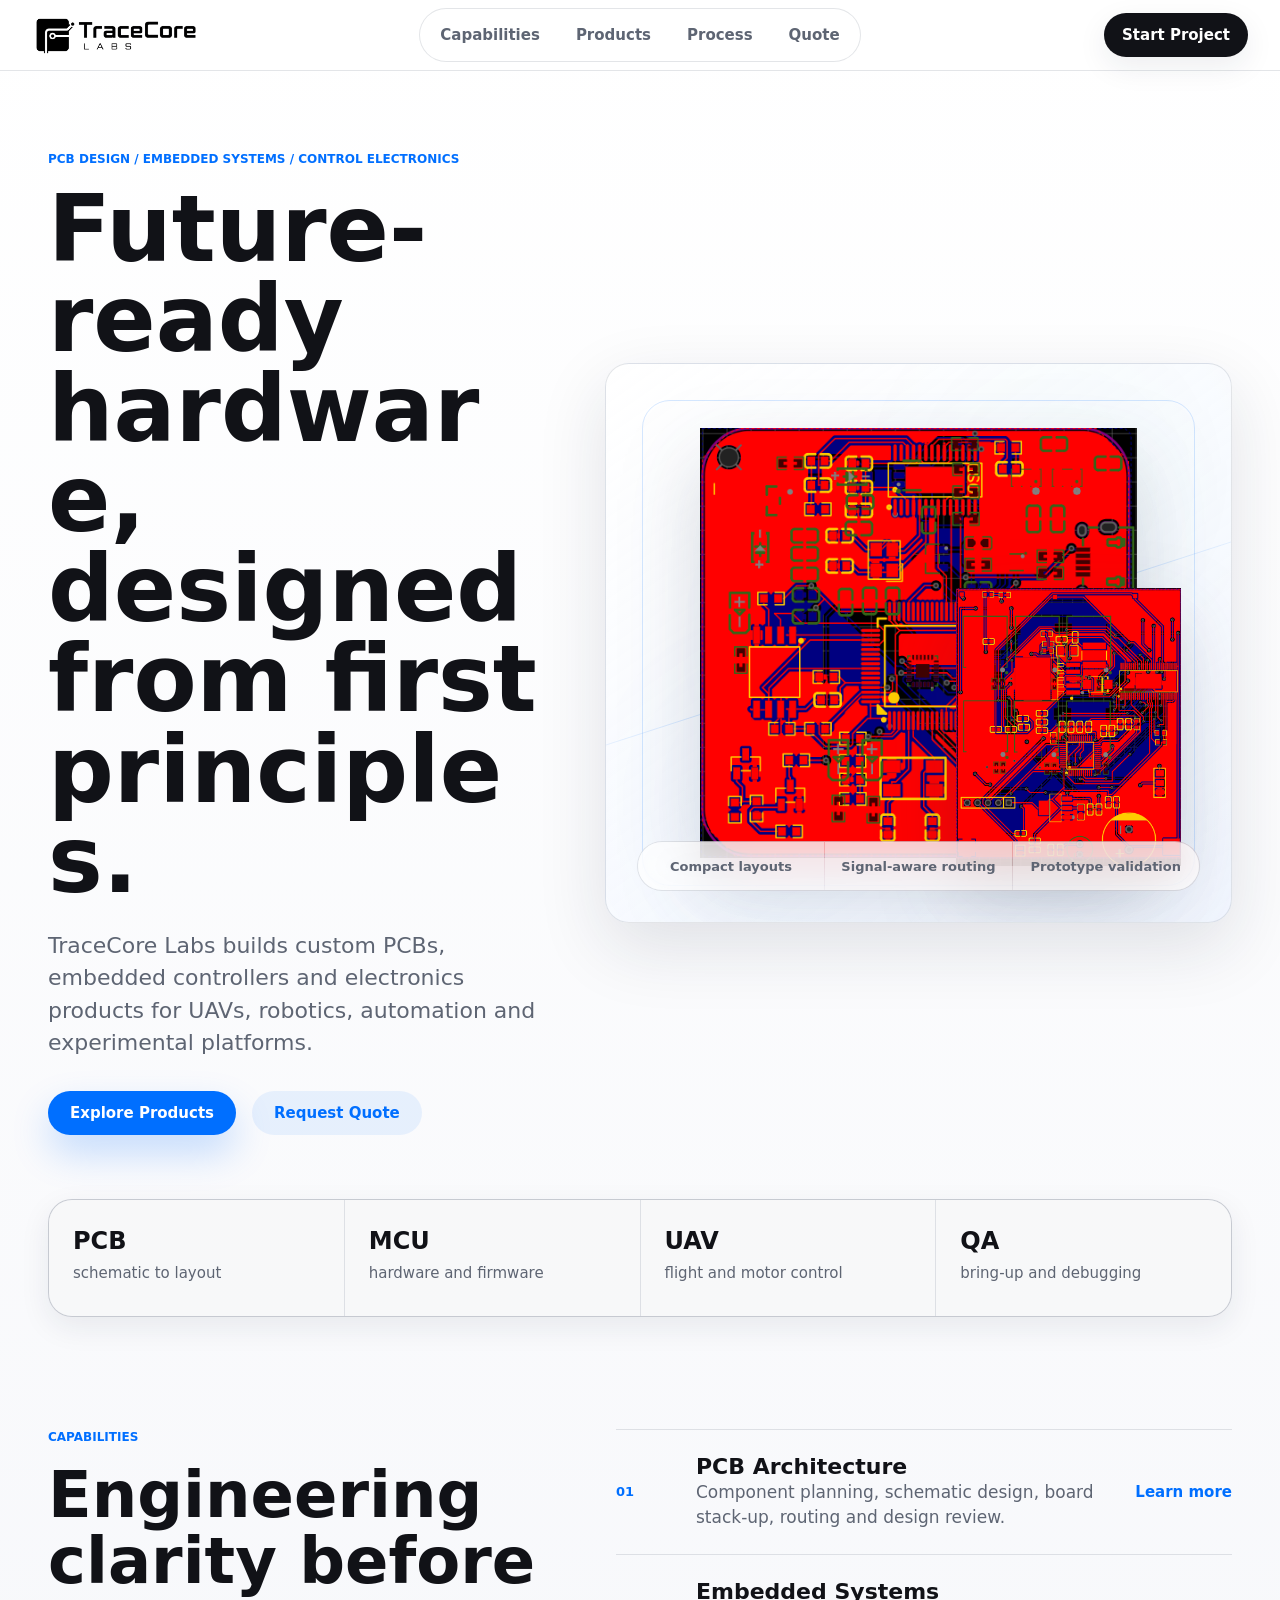
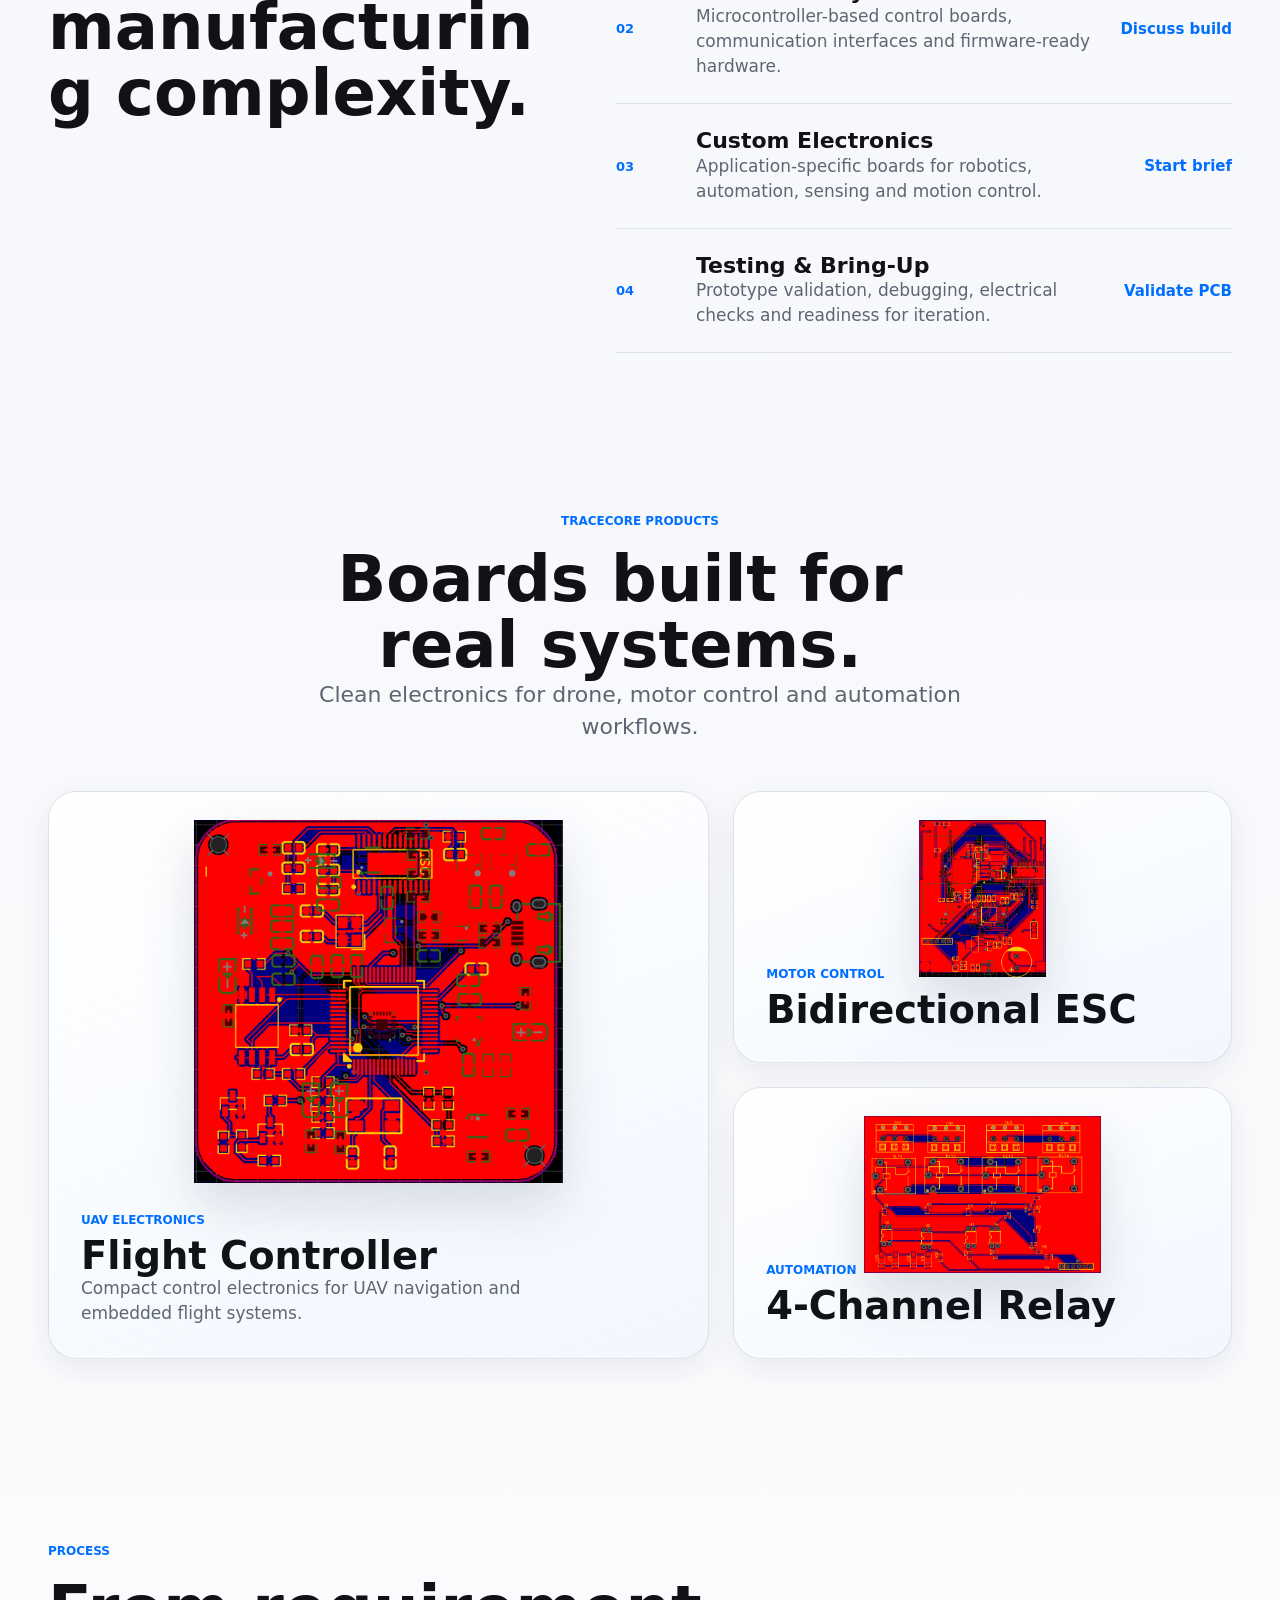
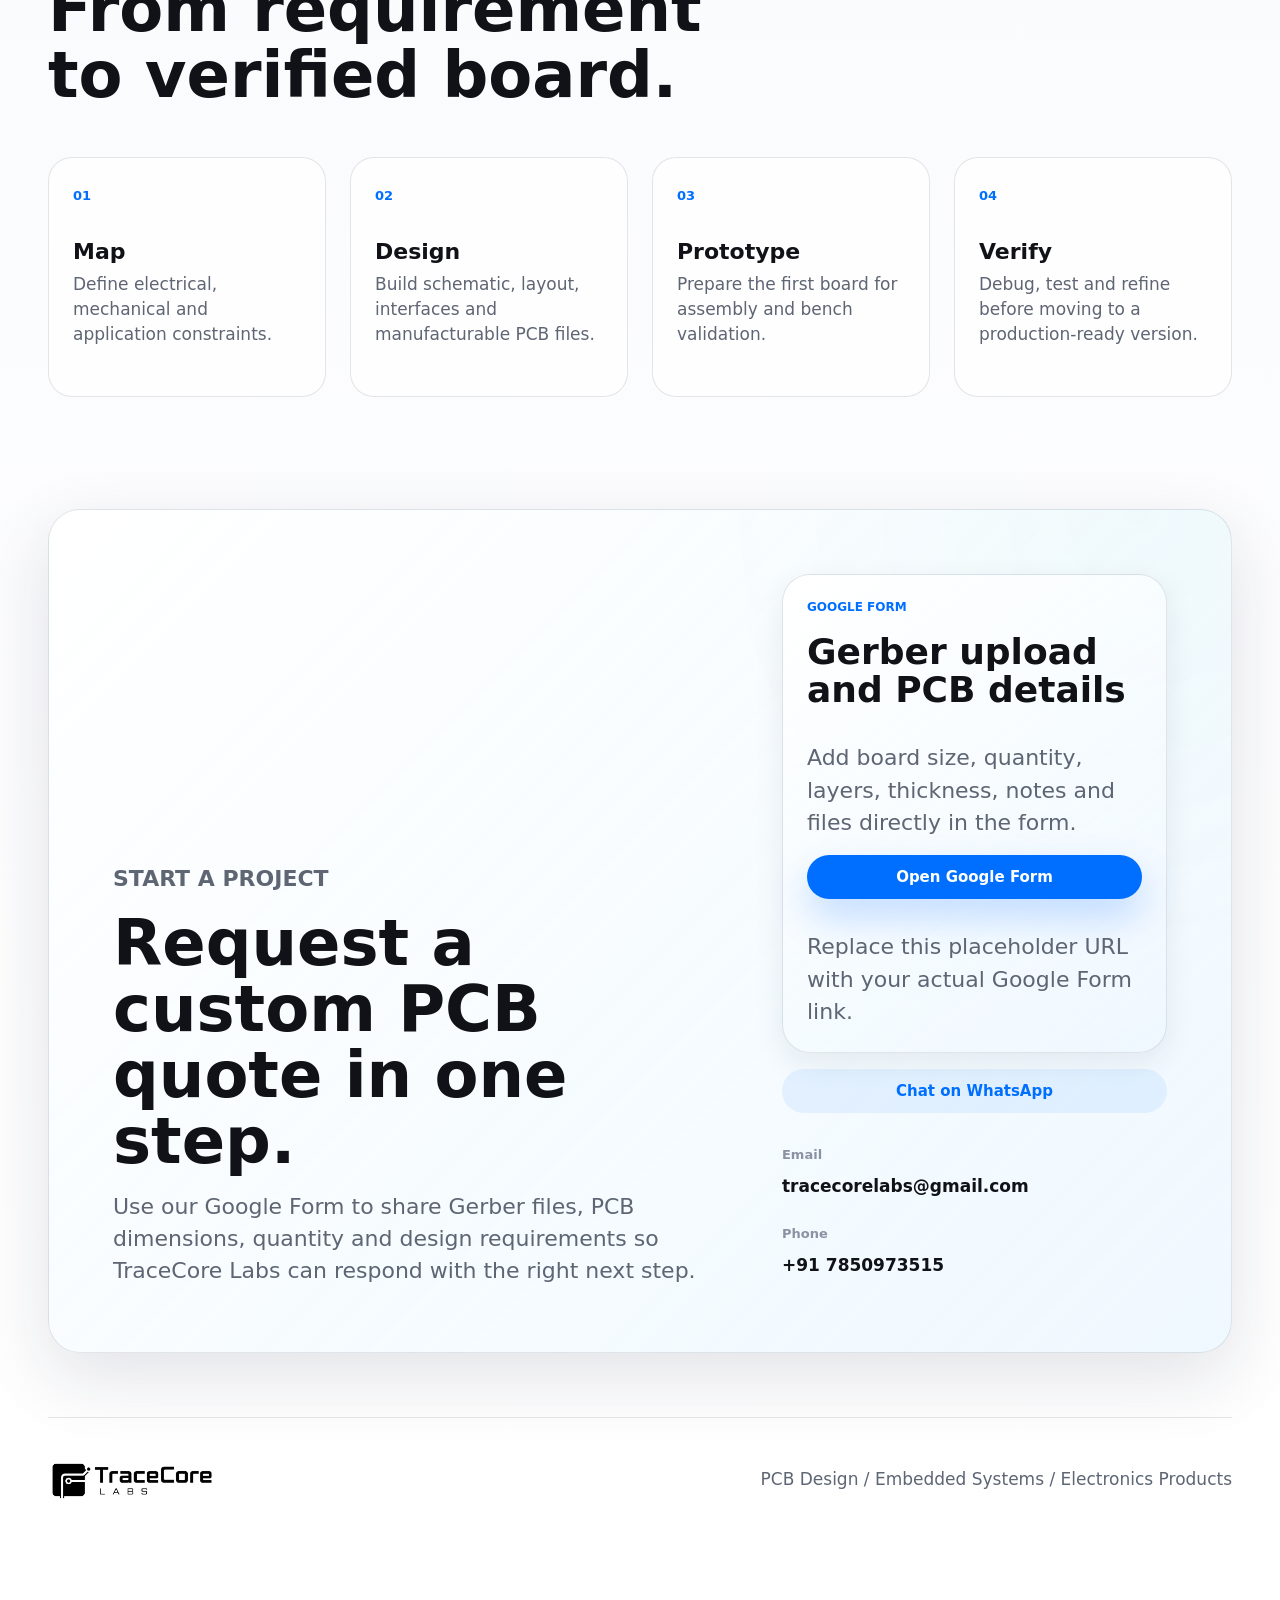
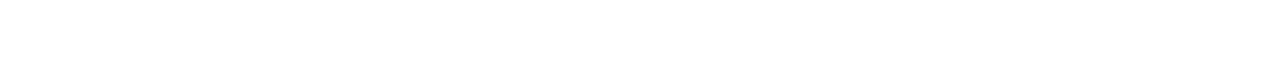
<file: index.html>
<!DOCTYPE html>
<html lang="en">

<head>
    <meta charset="UTF-8">
    <meta name="viewport" content="width=device-width, initial-scale=1.0">
    <meta name="description" content="TraceCore Labs designs custom PCBs, embedded systems, flight controllers, ESCs and control electronics.">
    <title>TraceCore Labs | Futuristic PCB & Embedded Systems</title>
    <link rel="stylesheet" href="style.css">
</head>

<body>
    <header class="site-header">
        <a class="brand" href="index.html" aria-label="TraceCore Labs home">
            <img src="logo-original-black.png" alt="">
            <span>TraceCore Labs</span>
        </a>

        <nav class="site-nav" aria-label="Primary navigation">
            <a href="#capabilities">Capabilities</a>
            <a href="products.html">Products</a>
            <a href="#process">Process</a>
            <a href="#quote-form">Quote</a>
        </nav>

        <a class="nav-action" href="#quote-form">Start Project</a>
    </header>

    <main>
        <section class="hero-shell">
            <div class="hero-copy">
                <p class="eyebrow">PCB DESIGN / EMBEDDED SYSTEMS / CONTROL ELECTRONICS</p>
                <div class="mobile-product-strip" aria-label="TraceCore Labs PCB preview">
                    <img src="products/flight-controller.png" alt="Flight controller PCB">
                    <img src="products/esc-bidirectional.png" alt="Bidirectional ESC PCB">
                </div>
                <h1>Future-ready hardware, designed from first principles.</h1>
                <p class="hero-lede">
                    TraceCore Labs builds custom PCBs, embedded controllers and electronics products for UAVs,
                    robotics, automation and experimental platforms.
                </p>
                <div class="action-row">
                    <a class="button primary" href="products.html">Explore Products</a>
                    <a class="button secondary" href="#quote-form">Request Quote</a>
                </div>
            </div>

            <div class="hero-visual" aria-label="TraceCore Labs product preview">
                <div class="device-stage">
                    <div class="device-glow"></div>
                    <img class="hero-board hero-board-main" src="products/flight-controller.png" alt="Flight controller PCB">
                    <img class="hero-board hero-board-side" src="products/esc-bidirectional.png" alt="Bidirectional ESC PCB">
                </div>
                <div class="spec-strip" aria-label="Core engineering strengths">
                    <span>Compact layouts</span>
                    <span>Signal-aware routing</span>
                    <span>Prototype validation</span>
                </div>
            </div>
        </section>

        <section class="metrics-band" aria-label="TraceCore capabilities summary">
            <div>
                <strong>PCB</strong>
                <span>schematic to layout</span>
            </div>
            <div>
                <strong>MCU</strong>
                <span>hardware and firmware</span>
            </div>
            <div>
                <strong>UAV</strong>
                <span>flight and motor control</span>
            </div>
            <div>
                <strong>QA</strong>
                <span>bring-up and debugging</span>
            </div>
        </section>

        <section class="section split-section" id="capabilities">
            <div class="section-intro">
                <p class="eyebrow">CAPABILITIES</p>
                <h2>Engineering clarity before manufacturing complexity.</h2>
            </div>

            <div class="feature-list">
                <article class="feature-row">
                    <span>01</span>
                    <div>
                        <h3>PCB Architecture</h3>
                        <p>Component planning, schematic design, board stack-up, routing and design review.</p>
                    </div>
                    <a href="pcb.html">Learn more</a>
                </article>
                <article class="feature-row">
                    <span>02</span>
                    <div>
                        <h3>Embedded Systems</h3>
                        <p>Microcontroller-based control boards, communication interfaces and firmware-ready hardware.</p>
                    </div>
                    <a href="#quote-form">Discuss build</a>
                </article>
                <article class="feature-row">
                    <span>03</span>
                    <div>
                        <h3>Custom Electronics</h3>
                        <p>Application-specific boards for robotics, automation, sensing and motion control.</p>
                    </div>
                    <a href="#quote-form">Start brief</a>
                </article>
                <article class="feature-row">
                    <span>04</span>
                    <div>
                        <h3>Testing & Bring-Up</h3>
                        <p>Prototype validation, debugging, electrical checks and readiness for iteration.</p>
                    </div>
                    <a href="#quote-form">Validate PCB</a>
                </article>
            </div>
        </section>

        <section class="section product-showcase" id="products">
            <div class="section-intro centered">
                <p class="eyebrow">TRACECORE PRODUCTS</p>
                <h2>Boards built for real systems.</h2>
                <p>Clean electronics for drone, motor control and automation workflows.</p>
            </div>

            <div class="product-grid">
                <a class="product-tile large" href="products.html">
                    <img src="products/flight-controller.png" alt="Flight controller PCB">
                    <div>
                        <span>UAV ELECTRONICS</span>
                        <h3>Flight Controller</h3>
                        <p>Compact control electronics for UAV navigation and embedded flight systems.</p>
                    </div>
                </a>
                <a class="product-tile" href="products.html">
                    <img src="products/esc-bidirectional.png" alt="Bidirectional ESC PCB">
                    <div>
                        <span>MOTOR CONTROL</span>
                        <h3>Bidirectional ESC</h3>
                    </div>
                </a>
                <a class="product-tile" href="products.html">
                    <img src="products/four-channel-relay.png" alt="4-channel relay module PCB">
                    <div>
                        <span>AUTOMATION</span>
                        <h3>4-Channel Relay</h3>
                    </div>
                </a>
            </div>
        </section>

        <section class="section process-section" id="process">
            <div class="section-intro">
                <p class="eyebrow">PROCESS</p>
                <h2>From requirement to verified board.</h2>
            </div>

            <div class="process-track">
                <article>
                    <span>01</span>
                    <h3>Map</h3>
                    <p>Define electrical, mechanical and application constraints.</p>
                </article>
                <article>
                    <span>02</span>
                    <h3>Design</h3>
                    <p>Build schematic, layout, interfaces and manufacturable PCB files.</p>
                </article>
                <article>
                    <span>03</span>
                    <h3>Prototype</h3>
                    <p>Prepare the first board for assembly and bench validation.</p>
                </article>
                <article>
                    <span>04</span>
                    <h3>Verify</h3>
                    <p>Debug, test and refine before moving to a production-ready version.</p>
                </article>
            </div>
        </section>

        <section class="contact-panel" id="quote-form">
            <div>
                <p class="eyebrow">START A PROJECT</p>
                <h2>Request a custom PCB quote in one step.</h2>
                <p>Use our Google Form to share Gerber files, PCB dimensions, quantity and design requirements so TraceCore Labs can respond with the right next step.</p>
            </div>

            <div class="contact-actions">
                <div class="quote-card">
                    <span>GOOGLE FORM</span>
                    <h3>Gerber upload and PCB details</h3>
                    <p>Add board size, quantity, layers, thickness, notes and files directly in the form.</p>
                    <a class="button primary" href="https://forms.gle/REPLACE_WITH_TRACECORE_FORM" target="_blank" rel="noopener noreferrer">Open Google Form</a>
                    <p class="form-hint">Replace this placeholder URL with your actual Google Form link.</p>
                </div>

                <a class="button secondary" href="https://wa.me/917850973515?text=Hello%20TraceCore%20Labs!%20I%20want%20to%20discuss%20a%20PCB%20or%20embedded%20systems%20project." target="_blank" rel="noopener noreferrer">Chat on WhatsApp</a>
                <dl>
                    <div>
                        <dt>Email</dt>
                        <dd><a href="mailto:tracecorelabs@gmail.com">tracecorelabs@gmail.com</a></dd>
                    </div>
                    <div>
                        <dt>Phone</dt>
                        <dd><a href="tel:+917850973515">+91 7850973515</a></dd>
                    </div>
                </dl>
            </div>
        </section>
    </main>

    <footer>
        <a class="brand" href="index.html" aria-label="TraceCore Labs home">
            <img src="logo-original-black.png" alt="">
            <span>TraceCore Labs</span>
        </a>
        <p>PCB Design / Embedded Systems / Electronics Products</p>
    </footer>

    <script>
        window.addEventListener("load", function() {
            if (window.location.hash) {
                const target = document.querySelector(window.location.hash);

                if (target) {
                    window.setTimeout(function() {
                        target.scrollIntoView({ block: "start" });
                    }, 80);
                }
            }
        });
    </script>
</body>

</html>
</file>
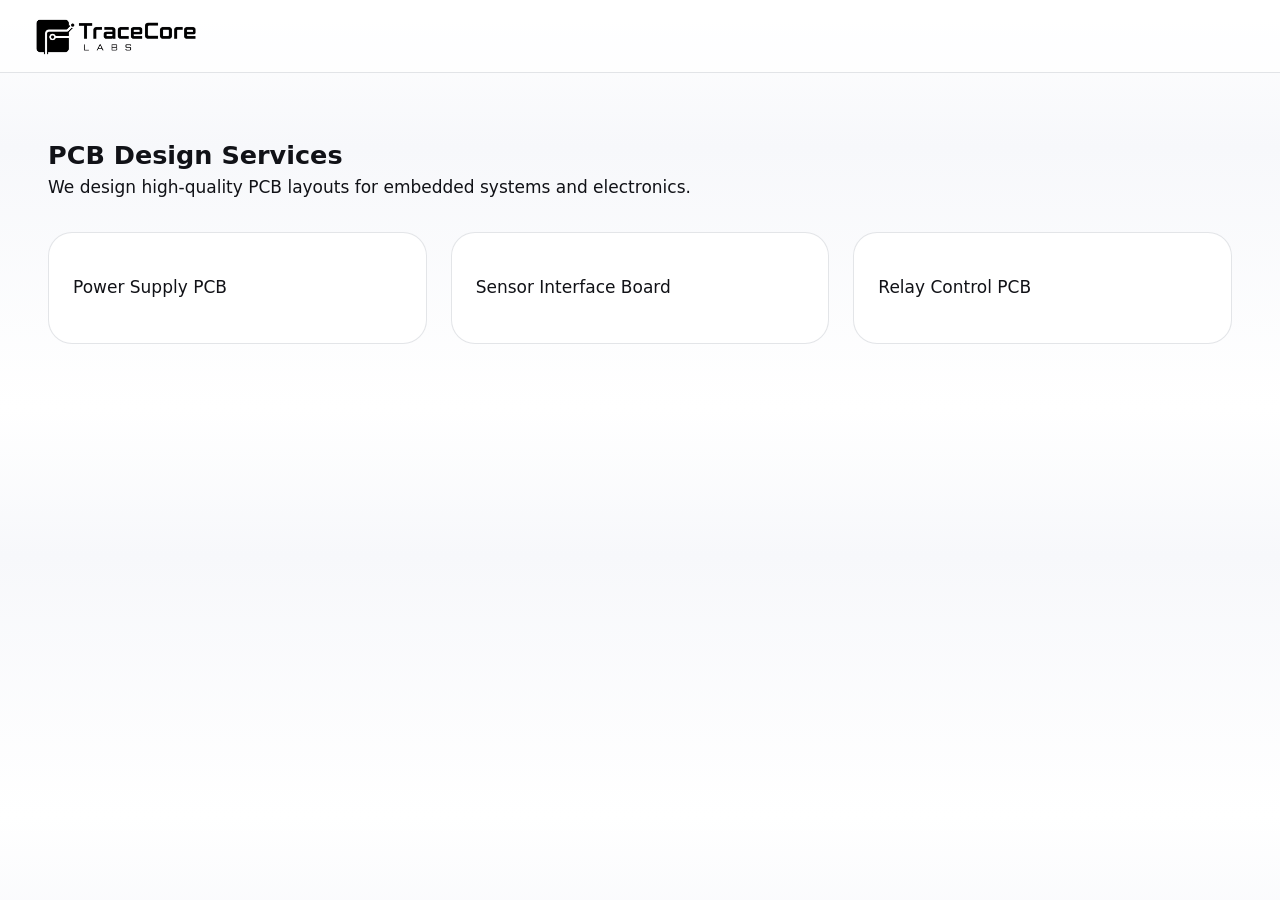
<file: pcb.html>
<!DOCTYPE html>
<html lang="en">
<head>
    <meta charset="UTF-8">
    <title>PCB Design - TraceCore Labs</title>
    <link rel="stylesheet" href="style.css">
</head>
<body>

<header>
    <div class="logo">
        <img src="logo-original-black.png" alt="">
        <span>TraceCore Labs</span>
    </div>
</header>

<section>
    <h2>PCB Design Services</h2>
    <p>We design high-quality PCB layouts for embedded systems and electronics.</p>

    <div class="cards">
        <div class="card">Power Supply PCB</div>
        <div class="card">Sensor Interface Board</div>
        <a href="relay.html" class="card">Relay Control PCB</a>
    </div>

</section>

</body>
</html>
</file>
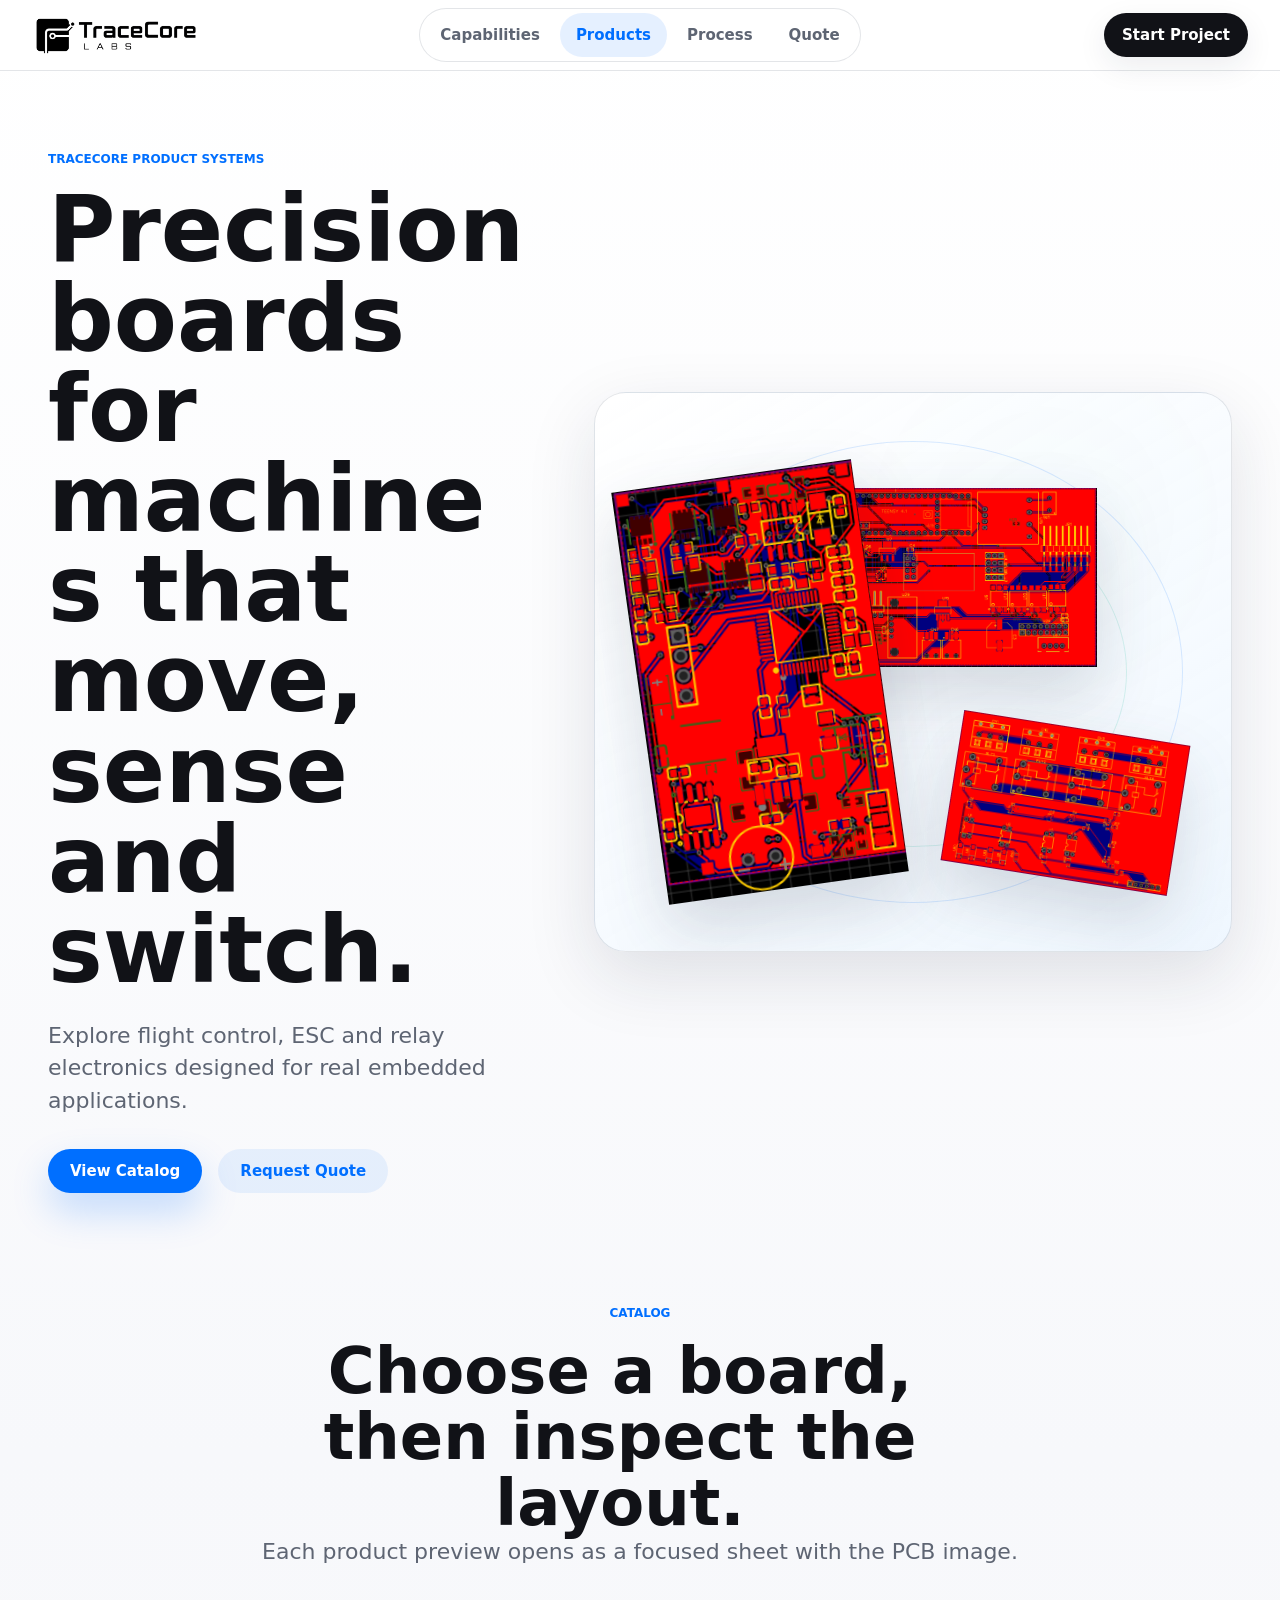
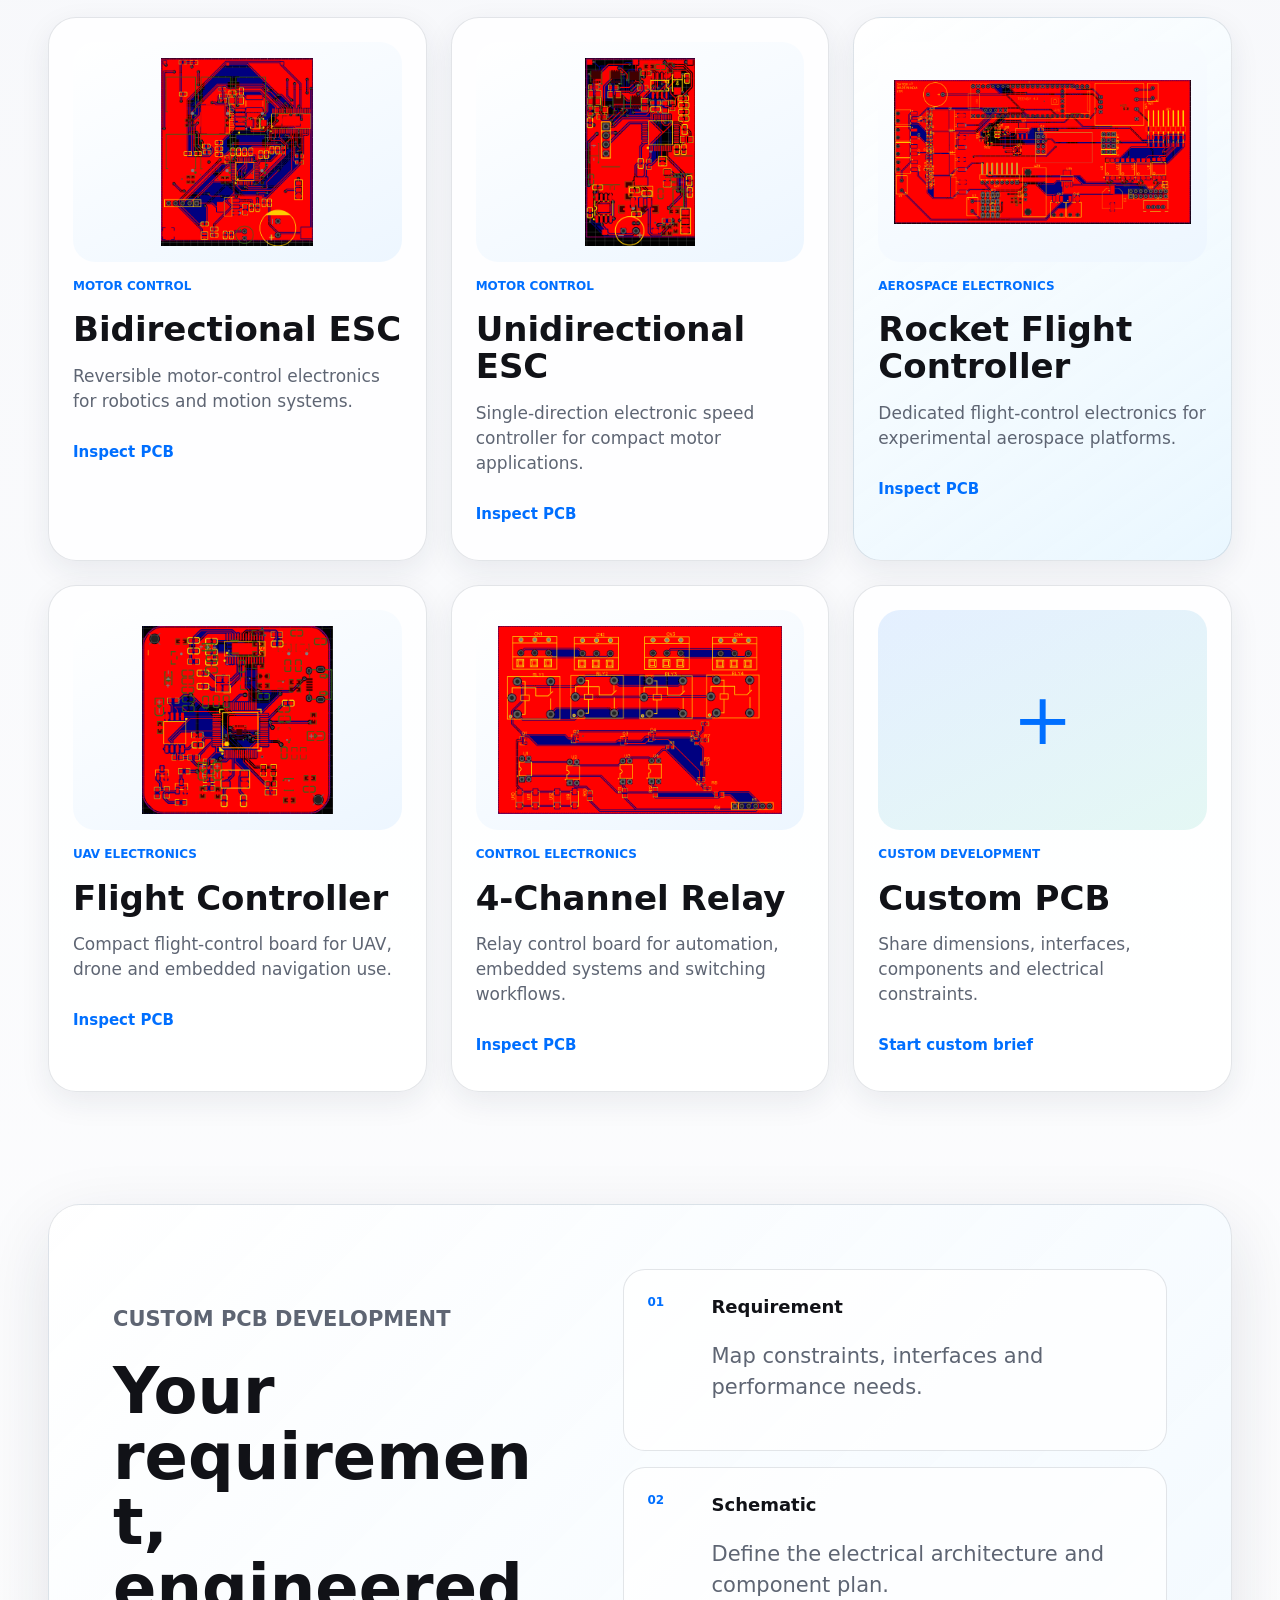
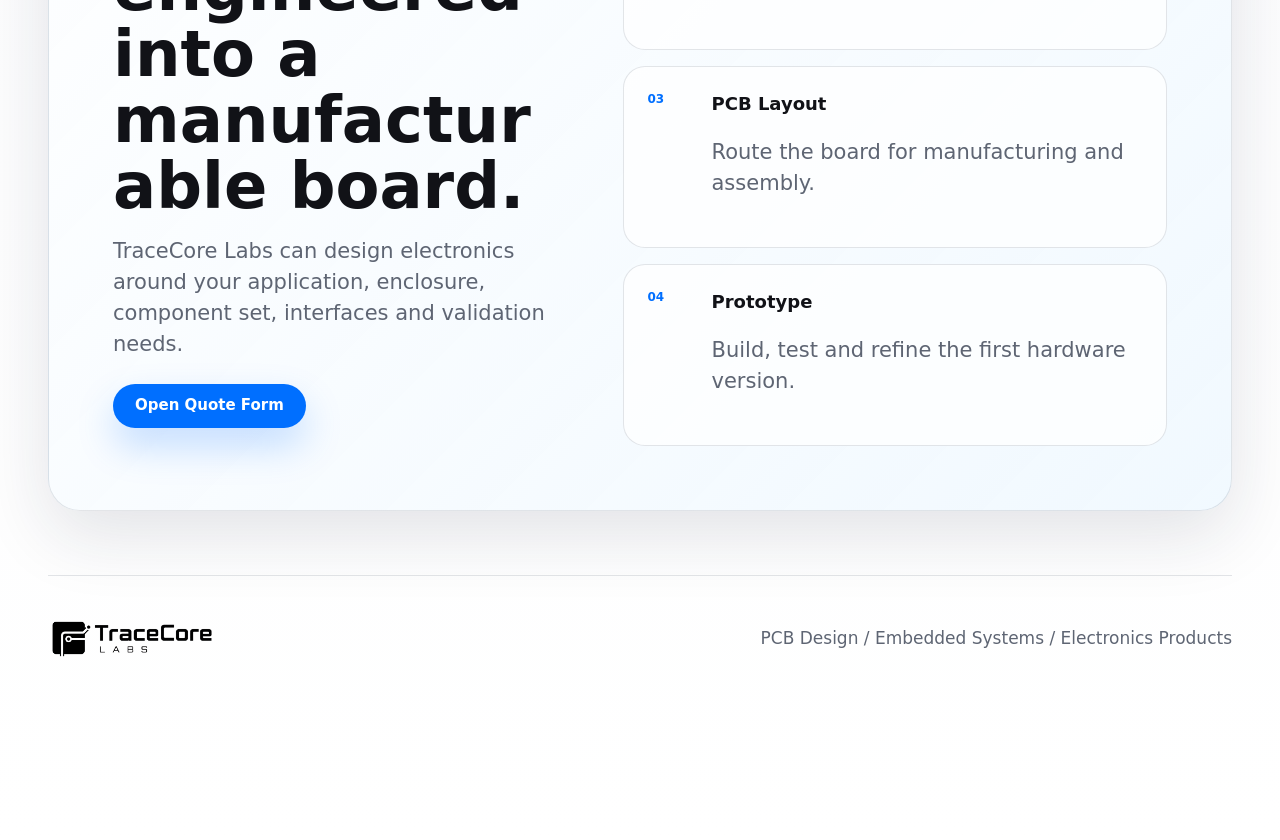
<file: products.html>
<!DOCTYPE html>
<html lang="en">

<head>
    <meta charset="UTF-8">
    <meta name="viewport" content="width=device-width, initial-scale=1.0">
    <meta name="description" content="TraceCore Labs electronics products including flight controllers, ESCs, relay modules and custom PCB solutions.">
    <title>Products | TraceCore Labs</title>
    <link rel="stylesheet" href="style.css">
    <link rel="stylesheet" href="products-style.css">
</head>

<body>
    <header class="site-header">
        <a class="brand" href="index.html" aria-label="TraceCore Labs home">
            <img src="logo-original-black.png" alt="">
            <span>TraceCore Labs</span>
        </a>

        <nav class="site-nav" aria-label="Primary navigation">
            <a href="index.html#capabilities">Capabilities</a>
            <a href="products.html" aria-current="page">Products</a>
            <a href="index.html#process">Process</a>
            <a href="index.html#quote-form">Quote</a>
        </nav>

        <a class="nav-action" href="index.html#quote-form">Start Project</a>
    </header>

    <main>
        <section class="catalog-hero">
            <div>
                <p class="eyebrow">TRACECORE PRODUCT SYSTEMS</p>
                <h1>Precision boards for machines that move, sense and switch.</h1>
                <p class="hero-lede">
                    Explore flight control, ESC and relay electronics designed for real embedded applications.
                </p>
                <div class="action-row">
                    <a class="button primary" href="#catalog">View Catalog</a>
                    <a class="button secondary" href="index.html#quote-form">Request Quote</a>
                </div>
            </div>

            <div class="catalog-orbit" aria-label="Featured TraceCore PCBs">
                <img src="products/rocket-flight-controller.png" alt="Rocket flight controller PCB">
                <img src="products/esc-unidirectional.png" alt="Unidirectional ESC PCB">
                <img src="products/four-channel-relay.png" alt="4-channel relay PCB">
            </div>
        </section>

        <section class="section catalog-section" id="catalog">
            <div class="section-intro centered">
                <p class="eyebrow">CATALOG</p>
                <h2>Choose a board, then inspect the layout.</h2>
                <p>Each product preview opens as a focused sheet with the PCB image.</p>
            </div>

            <div class="catalog-grid">
                <button class="catalog-card" type="button" data-image="products/esc-bidirectional.png" data-title="Bidirectional ESC">
                    <img src="products/esc-bidirectional.png" alt="">
                    <span>MOTOR CONTROL</span>
                    <h3>Bidirectional ESC</h3>
                    <p>Reversible motor-control electronics for robotics and motion systems.</p>
                    <strong>Inspect PCB</strong>
                </button>

                <button class="catalog-card" type="button" data-image="products/esc-unidirectional.png" data-title="Unidirectional ESC">
                    <img src="products/esc-unidirectional.png" alt="">
                    <span>MOTOR CONTROL</span>
                    <h3>Unidirectional ESC</h3>
                    <p>Single-direction electronic speed controller for compact motor applications.</p>
                    <strong>Inspect PCB</strong>
                </button>

                <button class="catalog-card featured" type="button" data-image="products/rocket-flight-controller.png" data-title="Rocket Flight Controller">
                    <img src="products/rocket-flight-controller.png" alt="">
                    <span>AEROSPACE ELECTRONICS</span>
                    <h3>Rocket Flight Controller</h3>
                    <p>Dedicated flight-control electronics for experimental aerospace platforms.</p>
                    <strong>Inspect PCB</strong>
                </button>

                <button class="catalog-card" type="button" data-image="products/flight-controller.png" data-title="Flight Controller">
                    <img src="products/flight-controller.png" alt="">
                    <span>UAV ELECTRONICS</span>
                    <h3>Flight Controller</h3>
                    <p>Compact flight-control board for UAV, drone and embedded navigation use.</p>
                    <strong>Inspect PCB</strong>
                </button>

                <button class="catalog-card" type="button" data-image="products/four-channel-relay.png" data-title="4-Channel Relay Module">
                    <img src="products/four-channel-relay.png" alt="">
                    <span>CONTROL ELECTRONICS</span>
                    <h3>4-Channel Relay</h3>
                    <p>Relay control board for automation, embedded systems and switching workflows.</p>
                    <strong>Inspect PCB</strong>
                </button>

                <a class="catalog-card custom-card" href="#custom-pcb">
                    <div class="custom-mark">+</div>
                    <span>CUSTOM DEVELOPMENT</span>
                    <h3>Custom PCB</h3>
                    <p>Share dimensions, interfaces, components and electrical constraints.</p>
                    <strong>Start custom brief</strong>
                </a>
            </div>
        </section>

        <section class="custom-lab" id="custom-pcb">
            <div>
                <p class="eyebrow">CUSTOM PCB DEVELOPMENT</p>
                <h2>Your requirement, engineered into a manufacturable board.</h2>
                <p>
                    TraceCore Labs can design electronics around your application, enclosure, component set,
                    interfaces and validation needs.
                </p>
                <a class="button primary" href="index.html#quote-form">Open Quote Form</a>
            </div>

            <ol class="lab-steps">
                <li>
                    <span>01</span>
                    <strong>Requirement</strong>
                    <p>Map constraints, interfaces and performance needs.</p>
                </li>
                <li>
                    <span>02</span>
                    <strong>Schematic</strong>
                    <p>Define the electrical architecture and component plan.</p>
                </li>
                <li>
                    <span>03</span>
                    <strong>PCB Layout</strong>
                    <p>Route the board for manufacturing and assembly.</p>
                </li>
                <li>
                    <span>04</span>
                    <strong>Prototype</strong>
                    <p>Build, test and refine the first hardware version.</p>
                </li>
            </ol>
        </section>
    </main>

    <div class="preview-sheet" id="previewSheet" role="dialog" aria-modal="true" aria-labelledby="previewTitle" aria-hidden="true" hidden>
        <button class="sheet-close" type="button" aria-label="Close preview" tabindex="-1">x</button>
        <div class="sheet-body">
            <h2 id="previewTitle">Product Preview</h2>
            <div class="sheet-image">
                <img id="previewImage" src="products/flight-controller.png" alt="Product PCB preview">
            </div>
        </div>
    </div>

    <footer>
        <a class="brand" href="index.html" aria-label="TraceCore Labs home">
            <img src="logo-original-black.png" alt="">
            <span>TraceCore Labs</span>
        </a>
        <p>PCB Design / Embedded Systems / Electronics Products</p>
    </footer>

    <script>
        const previewSheet = document.getElementById("previewSheet");
        const previewImage = document.getElementById("previewImage");
        const previewTitle = document.getElementById("previewTitle");
        const closeButton = previewSheet.querySelector(".sheet-close");

        document.querySelectorAll(".catalog-card[data-image]").forEach(function(card) {
            card.addEventListener("click", function() {
                previewImage.src = card.dataset.image;
                previewImage.alt = card.dataset.title + " PCB preview";
                previewTitle.textContent = card.dataset.title;
                previewSheet.hidden = false;
                previewSheet.setAttribute("aria-hidden", "false");
                closeButton.tabIndex = 0;
                document.body.classList.add("sheet-open");
                closeButton.focus();
            });
        });

        function closePreview() {
            previewSheet.hidden = true;
            previewSheet.setAttribute("aria-hidden", "true");
            closeButton.tabIndex = -1;
            document.body.classList.remove("sheet-open");
        }

        closeButton.addEventListener("click", closePreview);

        previewSheet.addEventListener("click", function(event) {
            if (event.target === previewSheet) {
                closePreview();
            }
        });

        document.addEventListener("keydown", function(event) {
            if (event.key === "Escape" && !previewSheet.hidden) {
                closePreview();
            }
        });
    </script>
</body>

</html>
</file>
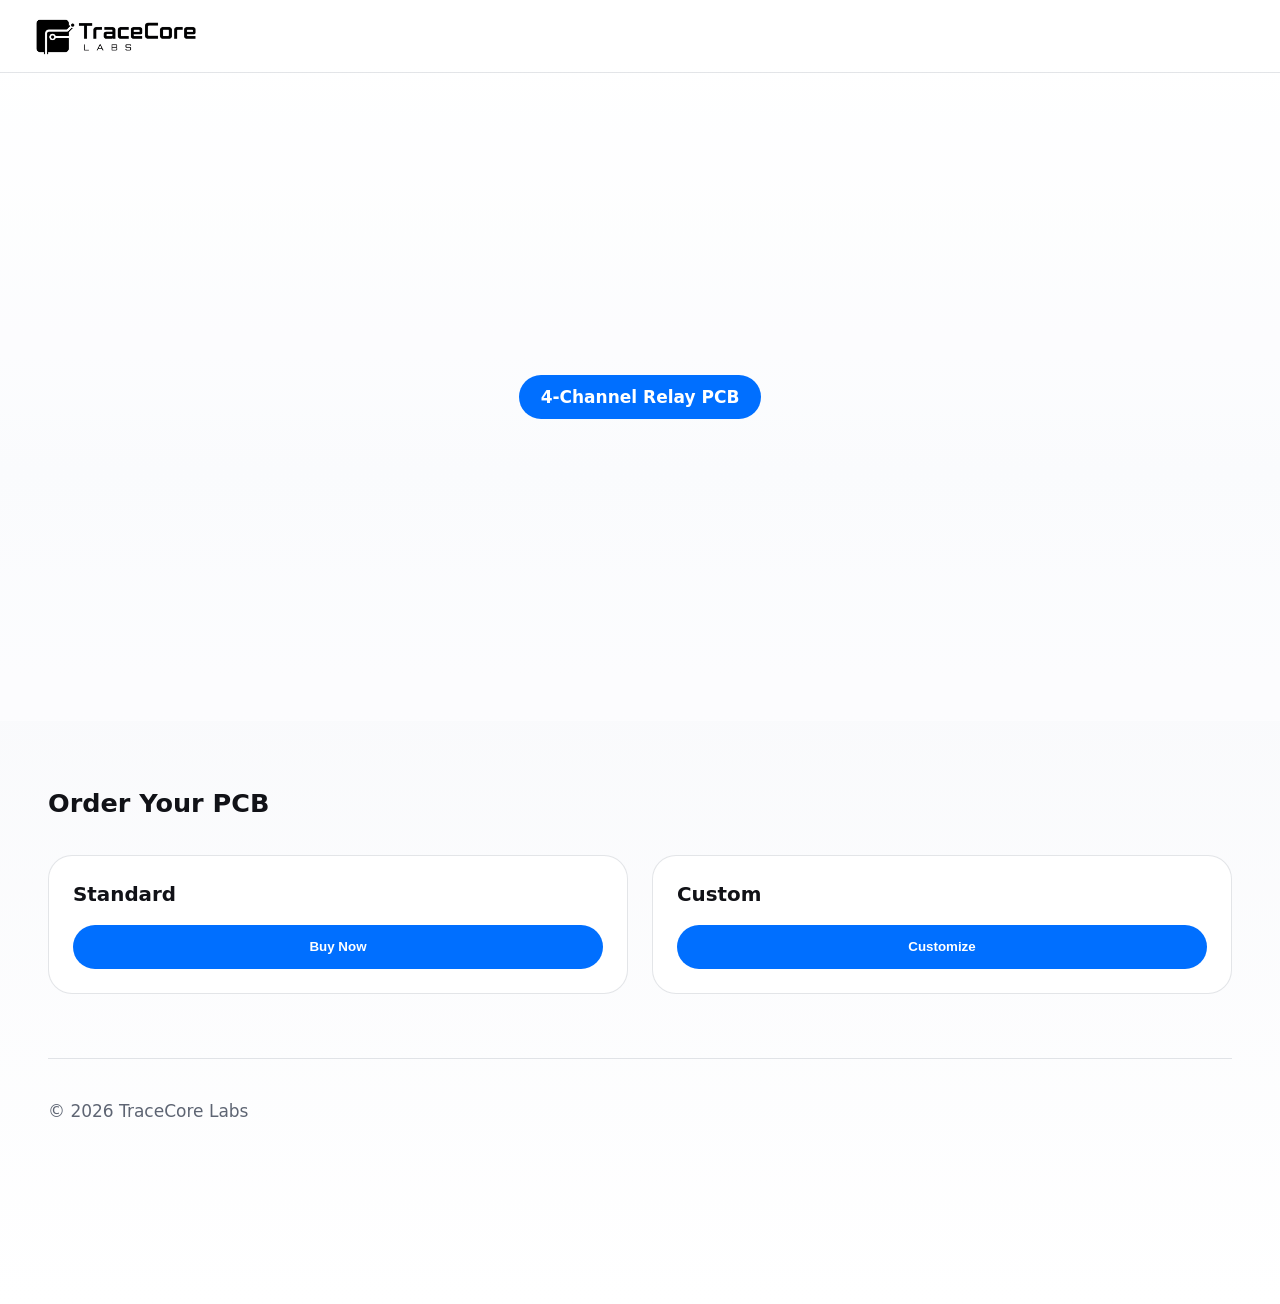
<file: relay.html>
<!DOCTYPE html>
<html>
<head>
    <title>Relay PCB</title>
    <link rel="stylesheet" href="style.css">
</head>
<body>

<header>
    <div class="logo">
        <img src="logo-original-black.png" alt="">
        <span>TraceCore Labs</span>
    </div>
</header>

<section class="video-hero">

    <video autoplay muted loop playsinline class="bg-video">
        <source src="relay.mp4" type="video/mp4">
    </video>

    <div class="hero-center">
        <a href="#order" class="hero-title">
            4-Channel Relay PCB
        </a>
    </div>

</section>

<section id="order" class="order-section">

    <h2>Order Your PCB</h2>

    <div class="order-container">

        <div class="order-card">
            <h3>Standard</h3>
            <button>Buy Now</button>
        </div>

        <div class="order-card">
            <h3>Custom</h3>
            <button>Customize</button>
        </div>

    </div>

</section>

<footer>
    <p>© 2026 TraceCore Labs</p>
</footer>

</body>
</html>
</file>
<file: style.css>
:root {
    color-scheme: light;
    --canvas: #f7f8fb;
    --surface: rgba(255, 255, 255, 0.78);
    --surface-solid: #ffffff;
    --ink: #111217;
    --ink-muted: #5e6573;
    --ink-soft: #8a92a3;
    --line: rgba(30, 42, 64, 0.12);
    --blue: #006fff;
    --blue-deep: #004fcb;
    --mint: #00b894;
    --shadow-soft: 0 24px 70px rgba(22, 35, 61, 0.12);
    --shadow-tight: 0 10px 30px rgba(22, 35, 61, 0.08);
    --ease-out: cubic-bezier(0.23, 1, 0.32, 1);
    --ease-in-out: cubic-bezier(0.77, 0, 0.175, 1);
    --radius: 8px;
    --max: 1184px;
    --step-1: 8px;
    --step-2: 16px;
    --step-3: 24px;
    --step-4: 32px;
    --step-5: 40px;
    --step-6: 48px;
    --step-8: 64px;
    --step-10: 80px;
}

* {
    box-sizing: border-box;
    margin: 0;
    padding: 0;
}

html {
    scroll-behavior: smooth;
}

body {
    min-width: 320px;
    overflow-x: hidden;
    background:
        linear-gradient(180deg, #ffffff 0%, var(--canvas) 36%, #ffffff 100%);
    color: var(--ink);
    font-family: -apple-system, BlinkMacSystemFont, "SF Pro Text", "Segoe UI", system-ui, sans-serif;
    font-size: 17px;
    line-height: 1.47059;
    letter-spacing: 0;
    text-rendering: optimizeLegibility;
}

img {
    display: block;
    max-width: 100%;
}

a,
button {
    color: inherit;
    -webkit-tap-highlight-color: transparent;
}

a:focus-visible,
button:focus-visible {
    outline: 3px solid rgba(0, 111, 255, 0.32);
    outline-offset: 4px;
}

.site-header {
    position: sticky;
    top: 0;
    z-index: 20;
    min-height: 64px;
    display: grid;
    grid-template-columns: 1fr auto 1fr;
    align-items: center;
    gap: var(--step-3);
    padding: calc(var(--step-1) + env(safe-area-inset-top)) max(var(--step-4), env(safe-area-inset-right)) var(--step-1) max(var(--step-4), env(safe-area-inset-left));
    background: rgba(255, 255, 255, 0.78);
    border-bottom: 1px solid var(--line);
    -webkit-backdrop-filter: blur(28px) saturate(180%);
    backdrop-filter: blur(28px) saturate(180%);
}

.brand {
    min-height: 44px;
    display: inline-flex;
    align-items: center;
    gap: 10px;
    color: var(--ink);
    font-size: 18px;
    font-weight: 760;
    text-decoration: none;
    white-space: nowrap;
}

.brand img {
    width: 168px;
    height: 40px;
    object-fit: contain;
    flex: 0 0 auto;
}

.brand span {
    display: none;
}

.site-nav {
    display: flex;
    align-items: center;
    justify-content: center;
    gap: 4px;
    padding: 4px;
    border: 1px solid var(--line);
    border-radius: 999px;
    background: rgba(255, 255, 255, 0.62);
}

.site-nav a,
.nav-action,
.button {
    min-height: 44px;
    display: inline-flex;
    align-items: center;
    justify-content: center;
    border-radius: 999px;
    font-size: 15px;
    font-weight: 680;
    text-decoration: none;
}

.site-nav a {
    padding: 0 16px;
    color: var(--ink-muted);
    transition: background-color 160ms ease, color 160ms ease;
}

.nav-action {
    justify-self: end;
    padding: 0 18px;
    background: var(--ink);
    color: #ffffff;
    box-shadow: var(--shadow-tight);
}

.hero-shell,
.section,
.metrics-band,
.contact-panel {
    width: min(var(--max), calc(100% - 48px));
    margin-inline: auto;
}

.hero-shell {
    min-height: calc(100vh - 64px);
    display: grid;
    grid-template-columns: minmax(0, 0.88fr) minmax(420px, 1.12fr);
    align-items: center;
    gap: var(--step-8);
    padding: var(--step-10) 0 var(--step-8);
}

.hero-copy > .eyebrow,
.hero-copy h1,
.hero-lede,
.action-row,
.hero-visual {
    animation: rise-in 680ms var(--ease-out) both;
}

.hero-copy h1 {
    animation-delay: 60ms;
}

.hero-lede {
    animation-delay: 110ms;
}

.action-row {
    animation-delay: 160ms;
}

.hero-visual {
    animation-delay: 120ms;
}

.eyebrow {
    margin-bottom: var(--step-2);
    color: var(--blue);
    font-size: 12px;
    font-weight: 780;
    letter-spacing: 0;
}

h1,
h2,
h3,
p {
    overflow-wrap: anywhere;
}

h1 {
    max-width: 760px;
    font-size: clamp(48px, 7.2vw, 92px);
    font-weight: 790;
    line-height: 0.98;
    letter-spacing: 0;
}

.hero-lede,
.section-intro > p:not(.eyebrow),
.contact-panel p {
    color: var(--ink-muted);
    font-size: clamp(18px, 2vw, 22px);
}

.hero-lede {
    max-width: 620px;
    margin-top: var(--step-3);
}

.mobile-product-strip {
    display: none;
}

.action-row {
    display: flex;
    flex-wrap: wrap;
    gap: var(--step-2);
    margin-top: var(--step-4);
}

.button {
    padding: 0 22px;
    transition: transform 160ms var(--ease-out), box-shadow 160ms var(--ease-out), background-color 160ms ease;
}

.button.primary {
    background: var(--blue);
    color: #ffffff;
    box-shadow: 0 18px 38px rgba(0, 111, 255, 0.22);
}

.button.secondary {
    background: rgba(0, 111, 255, 0.08);
    color: var(--blue);
}

.button.primary:hover {
    background: var(--blue-deep);
}

.hero-visual {
    position: relative;
}

.device-stage {
    position: relative;
    min-height: 560px;
    display: grid;
    place-items: center;
    overflow: hidden;
    border: 1px solid var(--line);
    border-radius: calc(var(--radius) + 16px);
    background:
        linear-gradient(145deg, rgba(255, 255, 255, 0.96), rgba(238, 244, 255, 0.72)),
        radial-gradient(circle at 72% 20%, rgba(0, 184, 148, 0.16), transparent 34%),
        radial-gradient(circle at 28% 78%, rgba(0, 111, 255, 0.16), transparent 34%);
    box-shadow: var(--shadow-soft);
    scroll-margin-top: 112px;
}

.device-stage::before {
    content: "";
    position: absolute;
    inset: 36px;
    border: 1px solid rgba(0, 111, 255, 0.16);
    border-radius: 28px;
}

.device-stage::after {
    content: "";
    position: absolute;
    width: 140%;
    height: 1px;
    background: linear-gradient(90deg, transparent, rgba(0, 111, 255, 0.32), transparent);
    transform: rotate(-18deg);
    animation: scan-line 7s linear infinite;
}

.device-glow {
    position: absolute;
    width: 58%;
    aspect-ratio: 1;
    border-radius: 50%;
    background: rgba(0, 111, 255, 0.12);
    filter: blur(28px);
}

.hero-board {
    position: relative;
    z-index: 1;
    object-fit: contain;
    filter: drop-shadow(0 34px 40px rgba(25, 42, 72, 0.18));
}

.hero-board-main {
    width: min(70%, 520px);
    animation: float-main 7s var(--ease-in-out) infinite;
}

.hero-board-side {
    position: absolute;
    right: 8%;
    bottom: 10%;
    width: min(36%, 250px);
    animation: float-side 6s var(--ease-in-out) infinite;
}

.spec-strip {
    position: absolute;
    left: 32px;
    right: 32px;
    bottom: 32px;
    z-index: 2;
    display: grid;
    grid-template-columns: repeat(3, 1fr);
    gap: 1px;
    overflow: hidden;
    border: 1px solid var(--line);
    border-radius: 999px;
    background: rgba(255, 255, 255, 0.56);
    -webkit-backdrop-filter: blur(22px);
    backdrop-filter: blur(22px);
}

.spec-strip span {
    min-height: 48px;
    display: grid;
    place-items: center;
    padding: 0 12px;
    color: var(--ink-muted);
    font-size: 13px;
    font-weight: 680;
    text-align: center;
    background: rgba(255, 255, 255, 0.46);
}

.metrics-band {
    display: grid;
    grid-template-columns: repeat(4, 1fr);
    gap: 1px;
    overflow: hidden;
    border: 1px solid var(--line);
    border-radius: 24px;
    background: var(--line);
    box-shadow: var(--shadow-tight);
}

.metrics-band div {
    min-height: 116px;
    padding: var(--step-3);
    background: rgba(255, 255, 255, 0.78);
}

.metrics-band strong {
    display: block;
    color: var(--ink);
    font-size: 24px;
    font-weight: 790;
}

.metrics-band span {
    color: var(--ink-muted);
    font-size: 15px;
}

.section {
    padding: 112px 0;
}

.split-section {
    display: grid;
    grid-template-columns: minmax(0, 0.9fr) minmax(420px, 1.1fr);
    gap: var(--step-8);
}

.section-intro h2,
.contact-panel h2 {
    max-width: 720px;
    font-size: clamp(36px, 5vw, 64px);
    font-weight: 790;
    line-height: 1.03;
}

.section-intro.centered {
    max-width: 760px;
    margin: 0 auto var(--step-6);
    text-align: center;
}

.feature-list {
    border-top: 1px solid var(--line);
}

.feature-row {
    display: grid;
    grid-template-columns: 56px minmax(0, 1fr) auto;
    gap: var(--step-3);
    align-items: center;
    padding: var(--step-3) 0;
    border-bottom: 1px solid var(--line);
}

.feature-row > span,
.process-track span {
    color: var(--blue);
    font-size: 13px;
    font-weight: 780;
}

.feature-row h3,
.process-track h3 {
    color: var(--ink);
    font-size: 22px;
    line-height: 1.16;
}

.feature-row p,
.process-track p,
.product-tile p {
    color: var(--ink-muted);
}

.feature-row a {
    min-height: 44px;
    display: inline-flex;
    align-items: center;
    color: var(--blue);
    font-size: 15px;
    font-weight: 700;
    text-decoration: none;
    white-space: nowrap;
}

.product-showcase {
    padding-top: 48px;
}

.product-grid {
    display: grid;
    grid-template-columns: 1.14fr 0.86fr;
    grid-template-rows: repeat(2, minmax(260px, 1fr));
    gap: var(--step-3);
}

.product-tile {
    position: relative;
    min-height: 260px;
    display: grid;
    align-content: end;
    overflow: hidden;
    padding: var(--step-4);
    border: 1px solid var(--line);
    border-radius: 28px;
    background:
        linear-gradient(160deg, rgba(255, 255, 255, 0.98), rgba(239, 246, 255, 0.74));
    color: var(--ink);
    text-decoration: none;
    box-shadow: var(--shadow-tight);
    transition: transform 180ms var(--ease-out), box-shadow 180ms var(--ease-out);
}

.product-tile.large {
    grid-row: 1 / 3;
    min-height: 568px;
}

.product-tile img {
    position: absolute;
    inset: 28px 28px auto;
    width: calc(100% - 56px);
    height: 58%;
    object-fit: contain;
    filter: drop-shadow(0 24px 26px rgba(22, 35, 61, 0.14));
}

.product-tile.large img {
    height: 64%;
}

.product-tile div {
    position: relative;
    z-index: 1;
    max-width: 520px;
}

.product-tile span {
    color: var(--blue);
    font-size: 12px;
    font-weight: 780;
}

.product-tile h3 {
    margin-top: 4px;
    font-size: clamp(24px, 3vw, 40px);
    line-height: 1.08;
}

.process-section {
    padding-top: 72px;
}

.process-track {
    display: grid;
    grid-template-columns: repeat(4, 1fr);
    gap: var(--step-3);
    margin-top: var(--step-6);
}

.process-track article {
    min-height: 240px;
    padding: var(--step-3);
    border: 1px solid var(--line);
    border-radius: 24px;
    background: rgba(255, 255, 255, 0.72);
}

.process-track h3 {
    margin: var(--step-4) 0 var(--step-1);
}

.contact-panel {
    display: grid;
    grid-template-columns: minmax(0, 1fr) minmax(320px, 0.62fr);
    gap: var(--step-6);
    align-items: end;
    margin-bottom: var(--step-8);
    padding: var(--step-8);
    border: 1px solid var(--line);
    border-radius: 32px;
    background:
        linear-gradient(135deg, rgba(255, 255, 255, 0.94), rgba(235, 247, 255, 0.78)),
        radial-gradient(circle at 92% 0%, rgba(0, 184, 148, 0.18), transparent 32%);
    box-shadow: var(--shadow-soft);
}

.contact-panel p:not(.eyebrow) {
    max-width: 640px;
    margin-top: var(--step-2);
}

.contact-actions {
    display: grid;
    gap: var(--step-2);
}

.contact-actions .button {
    width: 100%;
}

.quote-card {
    display: grid;
    gap: var(--step-2);
    padding: var(--step-3);
    border: 1px solid var(--line);
    border-radius: 28px;
    background:
        linear-gradient(145deg, rgba(255, 255, 255, 0.92), rgba(238, 247, 255, 0.76));
    box-shadow: var(--shadow-tight);
}

.quote-card span {
    color: var(--blue);
    font-size: 12px;
    font-weight: 780;
}

.quote-card h3 {
    color: var(--ink);
    font-size: clamp(26px, 3vw, 36px);
    line-height: 1.08;
}

.quote-card p {
    color: var(--ink-muted);
}

.form-hint {
    color: var(--ink-muted);
    font-size: 13px;
}

dl {
    display: grid;
    gap: var(--step-2);
    margin-top: var(--step-2);
}

dt {
    color: var(--ink-soft);
    font-size: 13px;
    font-weight: 700;
}

dd a {
    min-height: 44px;
    display: inline-flex;
    align-items: center;
    color: var(--ink);
    font-weight: 680;
    text-decoration: none;
}

@media (hover: hover) and (pointer: fine) {
    .site-nav a:hover {
        background: rgba(0, 111, 255, 0.08);
        color: var(--blue);
    }

    .button:hover,
    .nav-action:hover {
        transform: translateY(-1px);
    }

    .product-tile:hover {
        transform: translateY(-2px);
        box-shadow: var(--shadow-soft);
    }
}

@keyframes rise-in {
    from {
        opacity: 0;
        transform: translateY(18px);
    }

    to {
        opacity: 1;
        transform: translateY(0);
    }
}

@keyframes scan-line {
    from {
        transform: translateX(-18%) rotate(-18deg);
    }

    to {
        transform: translateX(18%) rotate(-18deg);
    }
}

@keyframes float-main {
    0%,
    100% {
        transform: translateY(0) rotate(-7deg);
    }

    50% {
        transform: translateY(-10px) rotate(-6deg);
    }
}

@keyframes float-side {
    0%,
    100% {
        transform: translateY(0) rotate(10deg);
    }

    50% {
        transform: translateY(8px) rotate(11deg);
    }
}

footer {
    width: min(var(--max), calc(100% - 48px));
    display: flex;
    align-items: center;
    justify-content: space-between;
    gap: var(--step-3);
    margin: 0 auto;
    padding: var(--step-5) 0 calc(180px + env(safe-area-inset-bottom));
    border-top: 1px solid var(--line);
    color: var(--ink-muted);
}

/* Simple legacy pages */
body > header:not(.site-header) {
    min-height: 64px;
    display: flex;
    align-items: center;
    padding: var(--step-2) max(var(--step-4), env(safe-area-inset-right)) var(--step-2) max(var(--step-4), env(safe-area-inset-left));
    background: rgba(255, 255, 255, 0.82);
    border-bottom: 1px solid var(--line);
}

body > header:not(.site-header) .logo {
    display: flex;
    align-items: center;
    gap: 10px;
    font-weight: 760;
}

body > header:not(.site-header) img {
    width: 168px;
    height: 40px;
    object-fit: contain;
}

body > header:not(.site-header) .logo span {
    display: none;
}

body > section:not([class]),
.order-section {
    width: min(var(--max), calc(100% - 48px));
    margin-inline: auto;
    padding: var(--step-8) 0;
}

.cards,
.order-container {
    display: grid;
    grid-template-columns: repeat(3, 1fr);
    gap: var(--step-3);
    margin-top: var(--step-4);
}

.card,
.order-card {
    min-height: 112px;
    display: grid;
    align-content: center;
    padding: var(--step-3);
    border: 1px solid var(--line);
    border-radius: 24px;
    background: var(--surface-solid);
    color: var(--ink);
    text-decoration: none;
}

.video-hero {
    position: relative;
    min-height: 72vh;
    display: grid;
    place-items: center;
    overflow: hidden;
}

.bg-video {
    position: absolute;
    inset: 0;
    width: 100%;
    height: 100%;
    object-fit: cover;
}

.video-hero::after {
    content: "";
    position: absolute;
    inset: 0;
    background: rgba(255, 255, 255, 0.38);
}

.hero-center {
    position: relative;
    z-index: 1;
}

.hero-title,
.order-card button {
    min-height: 44px;
    display: inline-flex;
    align-items: center;
    justify-content: center;
    border: 0;
    border-radius: 999px;
    background: var(--blue);
    color: #ffffff;
    font-weight: 700;
    text-decoration: none;
    padding: 0 22px;
}

.order-container {
    grid-template-columns: repeat(2, 1fr);
}

.order-card button {
    margin-top: var(--step-2);
    cursor: pointer;
}

@media (max-width: 980px) {
    .site-header {
        grid-template-columns: 1fr;
        justify-items: center;
    }

    .nav-action {
        display: none;
    }

    .hero-shell,
    .split-section,
    .contact-panel {
        grid-template-columns: 1fr;
    }

    .hero-shell {
        min-height: auto;
    }

    .process-track,
    .metrics-band {
        grid-template-columns: repeat(2, 1fr);
    }
}

@media (max-width: 700px) {
    .site-header {
        padding-inline: max(var(--step-2), env(safe-area-inset-left));
    }

    .brand {
        font-size: 17px;
    }

    .brand img {
        width: 150px;
        height: 36px;
    }

    .site-nav {
        width: 100%;
        justify-content: space-between;
        gap: 0;
        border-radius: 24px;
    }

    .site-nav a {
        padding: 0 8px;
        font-size: 13px;
    }

    .hero-shell,
    .section,
    .metrics-band,
    .contact-panel,
    footer,
    body > section:not([class]),
    .order-section {
        width: calc(100% - 32px);
    }

    .hero-shell {
        gap: var(--step-5);
        padding: var(--step-6) 0 var(--step-5);
    }

    h1 {
        font-size: clamp(40px, 12vw, 56px);
    }

    .mobile-product-strip {
        min-height: 144px;
        display: grid;
        grid-template-columns: 1fr 0.72fr;
        gap: var(--step-2);
        margin: var(--step-2) 0 var(--step-3);
        padding: var(--step-2);
        border: 1px solid var(--line);
        border-radius: 24px;
        background:
            linear-gradient(145deg, rgba(255, 255, 255, 0.96), rgba(239, 246, 255, 0.84));
        box-shadow: var(--shadow-tight);
    }

    .mobile-product-strip img {
        width: 100%;
        height: 112px;
        object-fit: contain;
        filter: drop-shadow(0 14px 18px rgba(22, 35, 61, 0.12));
    }

    .action-row,
    .button {
        width: 100%;
    }

    .device-stage {
        min-height: 420px;
        border-radius: 24px;
    }

    .hero-board-main {
        width: 82%;
    }

    .hero-board-side {
        width: 42%;
    }

    .spec-strip {
        left: 16px;
        right: 16px;
        bottom: 16px;
        grid-template-columns: 1fr;
        border-radius: 20px;
    }

    .metrics-band,
    .process-track,
    .product-grid,
    .cards,
    .order-container {
        grid-template-columns: 1fr;
    }

    .section {
        padding: 80px 0;
    }

    .feature-row {
        grid-template-columns: 40px 1fr;
    }

    .feature-row a {
        grid-column: 2;
    }

    .product-tile.large {
        grid-row: auto;
        min-height: 420px;
    }

    .product-tile {
        min-height: 340px;
        border-radius: 24px;
        padding: var(--step-3);
    }

    .product-tile img,
    .product-tile.large img {
        height: 54%;
    }

    .contact-panel {
        padding: var(--step-4);
        border-radius: 24px;
    }

    footer {
        align-items: flex-start;
        flex-direction: column;
    }
}

@media (prefers-reduced-motion: reduce) {
    *,
    *::before,
    *::after {
        scroll-behavior: auto !important;
        transition-duration: 0.01ms !important;
        animation: none !important;
        animation-duration: 0.01ms !important;
        animation-iteration-count: 1 !important;
    }

    .button:hover,
    .nav-action:hover,
    .product-tile:hover {
        transform: none;
    }
}
</file>
<file: products-style.css>
body.sheet-open {
    overflow: hidden;
}

.site-nav a[aria-current="page"] {
    background: rgba(0, 111, 255, 0.1);
    color: var(--blue);
}

.catalog-hero,
.custom-lab {
    width: min(var(--max), calc(100% - 48px));
    margin-inline: auto;
}

.catalog-hero {
    min-height: calc(100vh - 64px);
    display: grid;
    grid-template-columns: minmax(0, 0.86fr) minmax(420px, 1.14fr);
    align-items: center;
    gap: var(--step-8);
    padding: var(--step-10) 0 var(--step-8);
}

.catalog-hero h1 {
    max-width: 820px;
}

.catalog-orbit {
    position: relative;
    min-height: 560px;
    overflow: hidden;
    border: 1px solid var(--line);
    border-radius: 32px;
    background:
        linear-gradient(150deg, rgba(255, 255, 255, 0.96), rgba(237, 246, 255, 0.82)),
        radial-gradient(circle at 70% 22%, rgba(0, 184, 148, 0.16), transparent 32%);
    box-shadow: var(--shadow-soft);
}

.catalog-orbit::before {
    content: "";
    position: absolute;
    inset: 48px;
    border: 1px solid rgba(0, 111, 255, 0.14);
    border-radius: 50%;
}

.catalog-orbit::after {
    content: "";
    position: absolute;
    inset: 104px;
    border: 1px solid rgba(0, 184, 148, 0.14);
    border-radius: 50%;
}

.catalog-orbit img {
    position: absolute;
    z-index: 1;
    object-fit: contain;
    filter: drop-shadow(0 28px 32px rgba(22, 35, 61, 0.16));
}

.catalog-orbit img:nth-child(1) {
    width: 58%;
    left: 21%;
    top: 17%;
}

.catalog-orbit img:nth-child(2) {
    width: 38%;
    left: 7%;
    bottom: 11%;
    transform: rotate(-8deg);
}

.catalog-orbit img:nth-child(3) {
    width: 36%;
    right: 8%;
    bottom: 13%;
    transform: rotate(9deg);
}

.catalog-section {
    padding-top: 48px;
}

.catalog-grid {
    display: grid;
    grid-template-columns: repeat(3, minmax(0, 1fr));
    gap: var(--step-3);
}

.catalog-card {
    min-height: 460px;
    display: grid;
    grid-template-rows: 220px auto;
    align-content: start;
    gap: var(--step-2);
    padding: var(--step-3);
    border: 1px solid var(--line);
    border-radius: 28px;
    background: rgba(255, 255, 255, 0.82);
    color: var(--ink);
    font: inherit;
    text-align: left;
    text-decoration: none;
    cursor: pointer;
    box-shadow: var(--shadow-tight);
    transition: transform 180ms var(--ease-out), box-shadow 180ms var(--ease-out);
}

.catalog-card img {
    width: 100%;
    height: 220px;
    object-fit: contain;
    padding: var(--step-2);
    border-radius: 22px;
    background:
        linear-gradient(155deg, #ffffff, #edf6ff);
}

.catalog-card span,
.custom-card span,
.lab-steps span {
    color: var(--blue);
    font-size: 12px;
    font-weight: 780;
}

.catalog-card h3 {
    font-size: clamp(24px, 3vw, 34px);
    line-height: 1.08;
}

.catalog-card p,
.lab-steps p,
.custom-lab p {
    color: var(--ink-muted);
}

.catalog-card strong {
    align-self: end;
    min-height: 44px;
    display: inline-flex;
    align-items: center;
    color: var(--blue);
    font-size: 15px;
}

.catalog-card.featured {
    background:
        linear-gradient(145deg, rgba(255, 255, 255, 0.98), rgba(231, 246, 255, 0.88));
}

.custom-card {
    grid-template-rows: 220px auto;
    cursor: pointer;
}

.custom-mark {
    width: 100%;
    height: 220px;
    display: grid;
    place-items: center;
    border-radius: 22px;
    background:
        linear-gradient(155deg, rgba(0, 111, 255, 0.1), rgba(0, 184, 148, 0.1));
    color: var(--blue);
    font-size: 72px;
    font-weight: 300;
}

.custom-lab {
    display: grid;
    grid-template-columns: minmax(0, 0.9fr) minmax(360px, 1.1fr);
    gap: var(--step-8);
    align-items: center;
    margin-bottom: var(--step-8);
    padding: var(--step-8);
    border: 1px solid var(--line);
    border-radius: 32px;
    background:
        linear-gradient(135deg, rgba(255, 255, 255, 0.96), rgba(239, 248, 255, 0.88));
    box-shadow: var(--shadow-soft);
}

.custom-lab h2 {
    max-width: 720px;
    font-size: clamp(36px, 5vw, 64px);
    font-weight: 790;
    line-height: 1.03;
}

.custom-lab p {
    margin: var(--step-2) 0 var(--step-3);
    font-size: clamp(18px, 2vw, 21px);
}

.lab-steps {
    display: grid;
    gap: var(--step-2);
    list-style: none;
}

.lab-steps li {
    display: grid;
    grid-template-columns: 48px minmax(0, 1fr);
    gap: 4px var(--step-2);
    padding: var(--step-3);
    border: 1px solid var(--line);
    border-radius: 22px;
    background: rgba(255, 255, 255, 0.72);
}

.lab-steps span {
    grid-row: 1 / 3;
}

.lab-steps strong {
    font-size: 18px;
}

.preview-sheet {
    position: fixed;
    inset: 0;
    z-index: 40;
    display: grid;
    align-items: end;
    justify-items: center;
    padding: var(--step-3) var(--step-3) max(var(--step-3), env(safe-area-inset-bottom));
    background: rgba(17, 18, 23, 0.28);
    animation: sheet-fade 220ms var(--ease-out) both;
}

.preview-sheet[hidden] {
    display: none;
}

.sheet-body {
    width: min(100%, 980px);
    max-height: min(86vh, 780px);
    overflow: auto;
    padding: var(--step-4);
    border: 1px solid var(--line);
    border-radius: 32px;
    background: rgba(255, 255, 255, 0.86);
    box-shadow: var(--shadow-soft);
    -webkit-backdrop-filter: blur(30px) saturate(180%);
    backdrop-filter: blur(30px) saturate(180%);
    animation: sheet-rise 260ms var(--ease-out) both;
}

.sheet-body h2 {
    margin-bottom: var(--step-3);
    font-size: clamp(28px, 4vw, 44px);
    line-height: 1.08;
}

.sheet-image {
    min-height: 360px;
    display: grid;
    place-items: center;
    border-radius: 24px;
    background:
        linear-gradient(145deg, #ffffff, #edf6ff);
}

.sheet-image img {
    max-height: 62vh;
    object-fit: contain;
    padding: var(--step-3);
}

.sheet-close {
    position: fixed;
    top: calc(var(--step-2) + env(safe-area-inset-top));
    right: max(var(--step-2), env(safe-area-inset-right));
    z-index: 41;
    width: 44px;
    height: 44px;
    border: 1px solid var(--line);
    border-radius: 50%;
    background: rgba(255, 255, 255, 0.82);
    color: var(--ink);
    cursor: pointer;
    font-size: 18px;
    font-weight: 700;
    -webkit-backdrop-filter: blur(18px);
    backdrop-filter: blur(18px);
}

@media (hover: hover) and (pointer: fine) {
    .catalog-card:hover {
        transform: translateY(-2px);
        box-shadow: var(--shadow-soft);
    }
}

@keyframes sheet-fade {
    from {
        opacity: 0;
    }

    to {
        opacity: 1;
    }
}

@keyframes sheet-rise {
    from {
        opacity: 0;
        transform: translateY(18px) scale(0.97);
    }

    to {
        opacity: 1;
        transform: translateY(0) scale(1);
    }
}

@media (max-width: 980px) {
    .catalog-hero,
    .custom-lab {
        grid-template-columns: 1fr;
    }

    .catalog-grid {
        grid-template-columns: repeat(2, minmax(0, 1fr));
    }
}

@media (max-width: 700px) {
    .catalog-hero,
    .custom-lab {
        width: calc(100% - 32px);
    }

    .catalog-hero {
        min-height: auto;
        gap: var(--step-5);
        padding: var(--step-6) 0 var(--step-5);
    }

    .catalog-orbit {
        min-height: 420px;
        border-radius: 24px;
    }

    .catalog-grid {
        grid-template-columns: 1fr;
    }

    .catalog-card {
        min-height: 400px;
        border-radius: 24px;
    }

    .custom-lab {
        padding: var(--step-4);
        border-radius: 24px;
    }

    .lab-steps li {
        grid-template-columns: 40px 1fr;
    }

    .preview-sheet {
        padding-inline: var(--step-2);
    }

    .sheet-body {
        padding: var(--step-3);
        border-radius: 24px;
    }

    .sheet-image {
        min-height: 300px;
    }
}

@media (prefers-reduced-motion: reduce) {
    *,
    *::before,
    *::after {
        animation: none !important;
        transition-duration: 0.01ms !important;
    }

    .catalog-card:hover {
        transform: none;
    }
}
</file>
